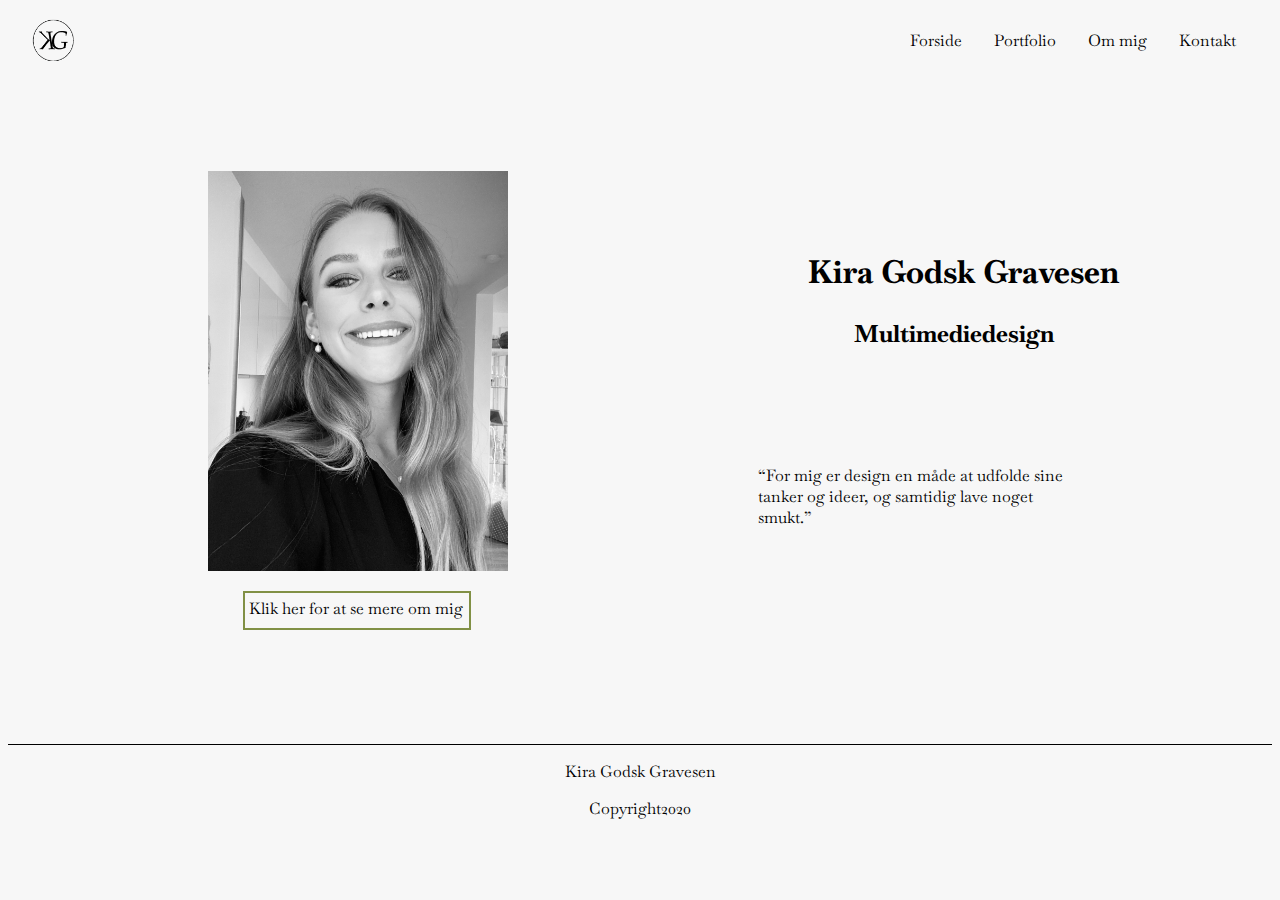
<file: index.html>
<!DOCTYPE html>
<html lang="en" dir="ltr">

<head>
  <meta charset="utf-8">
  <meta name="viewport" content="width=device-width, initial-scale=0.1">
  <meta http-equiv="X-UA-Compatible" content="ie=edge">
  <title>Portfolio</title>
  <link rel="stylesheet" href="css/style.css">
  <link rel="preconnect" href="https://fonts.gstatic.com">
  <link href="https://fonts.googleapis.com/css2?family=Baskervville&display=swap" rel="stylesheet">

</head>

<body>

  <ul>
    <li><a href="Kontakt.html">Kontakt</a></li>
    <li><a href="ommig.html">Om mig</a></li>
    <li><a href="portfolio.html">Portfolio</a></li>
    <li><a href="index.html">Forside</a></li>
    <div class="logo">
      <a href="index.html">
        <img src="image/logo.png" alt="logo" width="50px" height="50px">
      </a>
    </div>
  </ul>

  <div class="forsidebillede">
    <img src="image/mig.jpeg" alt="billedeafmig" width="300px" heigh="500px">
  </div>

  <div class="knapforside">
    <a href="ommig.html" <p>Klik her for at se mere om mig</p>
    </a>
  </div>

  <div class="forsideo">
    <div class="forsideoverskrift1">
      <h1>Kira Godsk Gravesen</h1>
    </div>

    <div class="forsideoverskrift2">
      <h2>Multimediedesign</h2>
    </div>
  </div>

  <div class="forsidep">
    <p>“For mig er design en måde at udfolde sine tanker og ideer, og samtidig lave noget smukt.”</p>
  </div>

  <div class="footer">
    <footer>
      <p>Kira Godsk Gravesen</p> <p>Copyright2020</p>
    </footer>
</div>

</body>

</html>
</file>
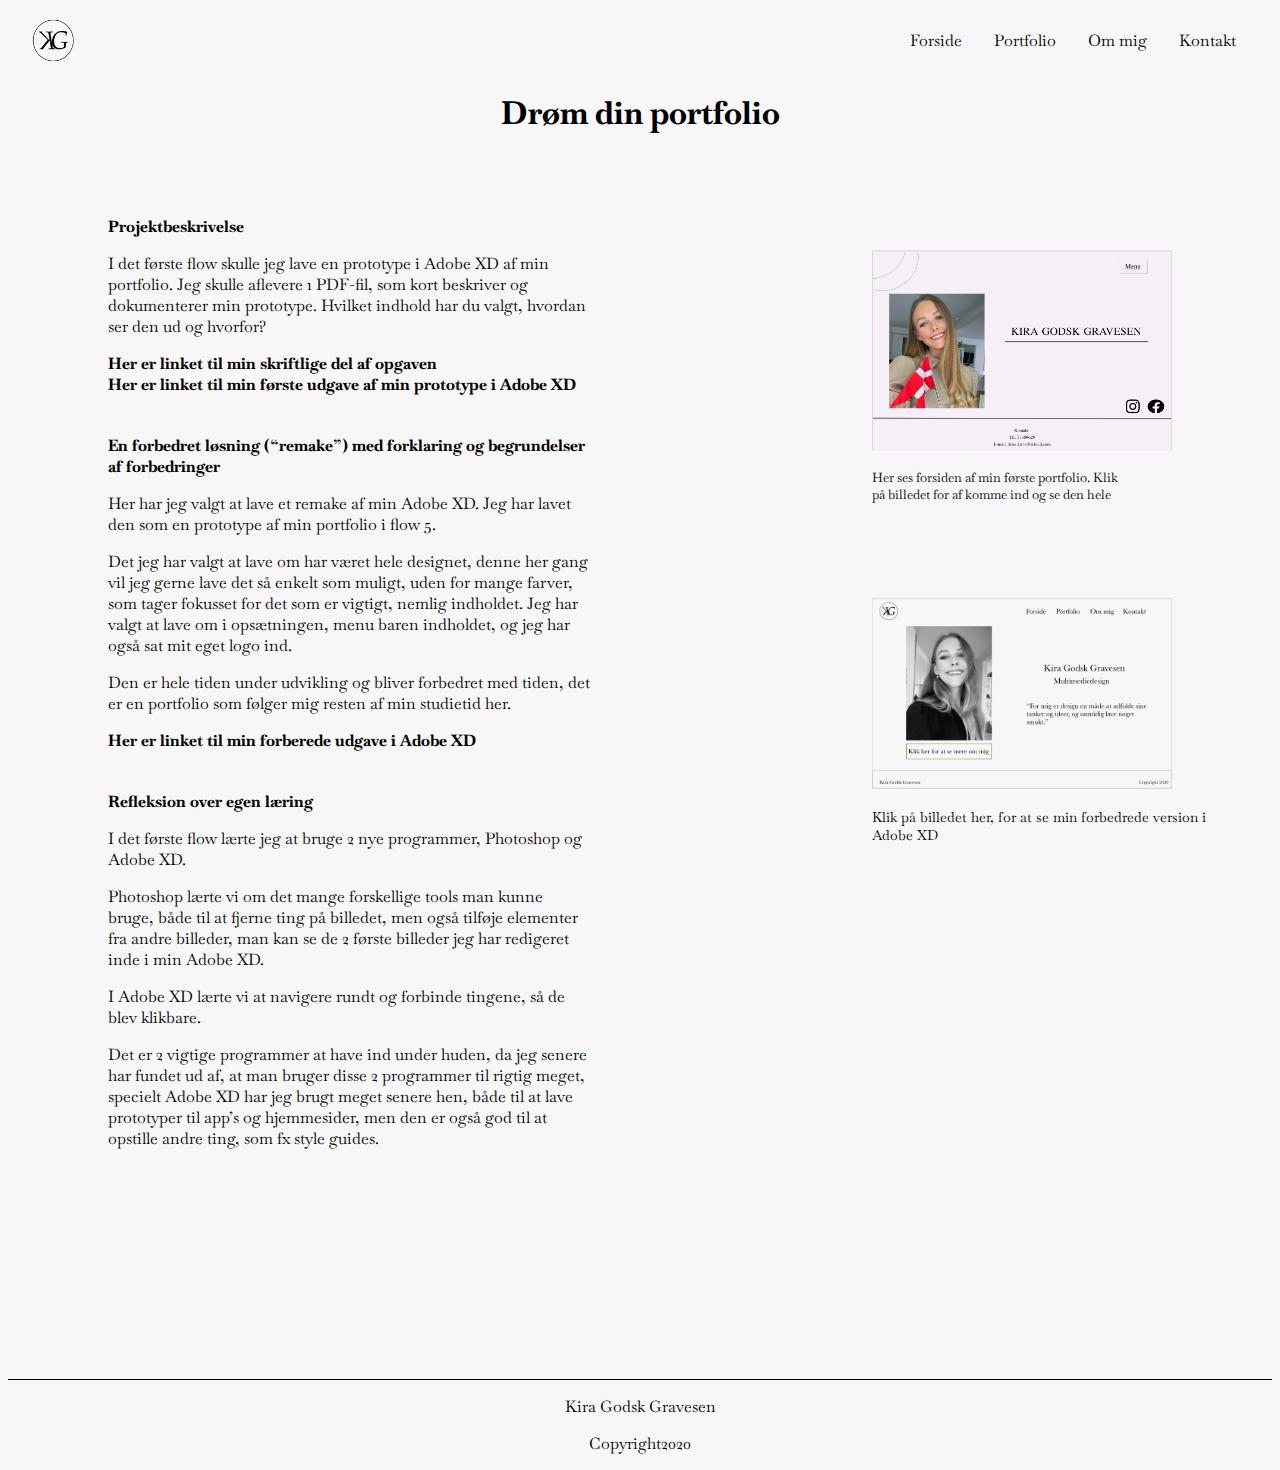
<file: flow1.html>
<!DOCTYPE html>
<html lang="en" dir="ltr">

<head>
  <meta charset="utf-8">
  <meta name="viewport" content="width=device-width, initial-scale=0.1">
  <meta http-equiv="X-UA-Compatible" content="ie=edge">
  <title>Portfolio</title>
  <link rel="stylesheet" href="css/style.css">
  <link rel="preconnect" href="https://fonts.gstatic.com">
  <link href="https://fonts.googleapis.com/css2?family=Baskervville&display=swap" rel="stylesheet">

</head>

<body>

  <ul>
    <li><a href="Kontakt.html">Kontakt</a></li>
    <li><a href="ommig.html">Om mig</a></li>
    <li><a href="portfolio.html">Portfolio</a></li>
    <li><a href="index.html">Forside</a></li>
    <div class="logo">
      <a href="index.html">
        <img src="image/logo.png" alt="logo" width="50px" height="50px">
      </a>
    </div>
  </ul>


  <div class="overskriftflows">
    <h1>Drøm din portfolio</h1>
  </div>

  <div class="skriftogbilleder">
    <div class="tekstflow1">

      <p><b>Projektbeskrivelse</b></p>
      <p>I det første flow skulle jeg lave en prototype i Adobe XD af min portfolio. Jeg skulle aflevere 1 PDF-fil, som kort beskriver og dokumenterer min prototype. Hvilket indhold har du valgt, hvordan ser den ud og hvorfor?</p>
      <a href="ducoments/prototypeafminportofolio.pdf"><b>Her er linket til min skriftlige del af opgaven</b></a>

      <div class="link2flow1">
        <a href="https://xd.adobe.com/view/7b0492b1-64f5-4dfb-a238-3b5547a13070-2e57/"><b>Her er linket til min første udgave af min prototype i Adobe XD</b></a>
      </div>

      <p><b>En forbedret løsning (“remake”) med forklaring og begrundelser af forbedringer</b> </p>
      <p> Her har jeg valgt at lave et remake af min Adobe XD. Jeg har lavet den som en prototype af min portfolio i flow 5.
      <p>Det jeg har valgt at lave om har været hele designet, denne her gang vil jeg gerne lave det så enkelt som muligt, uden for mange farver, som tager fokusset for det som er vigtigt, nemlig indholdet. Jeg har valgt at lave om i opsætningen,
        menu baren indholdet, og jeg har også sat mit eget logo ind.</p>
      <p>Den er hele tiden under udvikling og bliver forbedret med tiden, det er en portfolio som følger mig resten af min studietid her.</p>

      <div class="link3flow1">
        <a href="https://xd.adobe.com/view/89bb8e82-f24d-4c34-8e8b-6501c8c0b405-dce8/"><b>Her er linket til min forberede udgave i Adobe XD</b></a>
      </div>

<div class="tekst3flow2">
      <p><b>Refleksion over egen læring</b></p>
      <p>I det første flow lærte jeg at bruge 2 nye programmer, Photoshop og Adobe XD.</p>
      <p>Photoshop lærte vi om det mange forskellige tools man kunne bruge, både til at fjerne ting på billedet, men også tilføje elementer fra andre billeder, man kan se de 2 første billeder jeg har redigeret inde i min Adobe XD.</p>
      <p>I Adobe XD lærte vi at navigere rundt og forbinde tingene, så de blev klikbare.</p>
      <p>Det er 2 vigtige programmer at have ind under huden, da jeg senere har fundet ud af, at man bruger disse 2 programmer til rigtig meget, specielt Adobe XD har jeg brugt meget senere hen, både til at lave prototyper til app’s og hjemmesider,
        men den er også god til at opstille andre ting, som fx style guides.</p>
</div>
    </div>

    <div class="billedeflow1">
      <div class="billede1flow1">
        <a href="https://xd.adobe.com/view/7b0492b1-64f5-4dfb-a238-3b5547a13070-2e57/"><img src="image/flow1.png" alt="billedeafminXD" width="300px" heigh="250px"></a>
      </div>
      <p class="tekstunderbilleder1">Her ses forsiden af min første portfolio. Klik på billedet for af komme ind og se den hele</p>

<div class="billede2flow1">
      <a href="https://xd.adobe.com/view/89bb8e82-f24d-4c34-8e8b-6501c8c0b405-dce8/"><img src="image/flow5.png" alt="billedeafflow5" width="300px" heigh="250px"></a>
    </div>
    <p class="tekstunderbilleder2">Klik på billedet her, for at se min forbedrede version i Adobe XD</p>
  </div>
  </div>

  <div class="footer">
    <footer>
      <p>Kira Godsk Gravesen</p>
      <p>Copyright2020</p>
    </footer>
  </div>


</body>

</html>
</file>
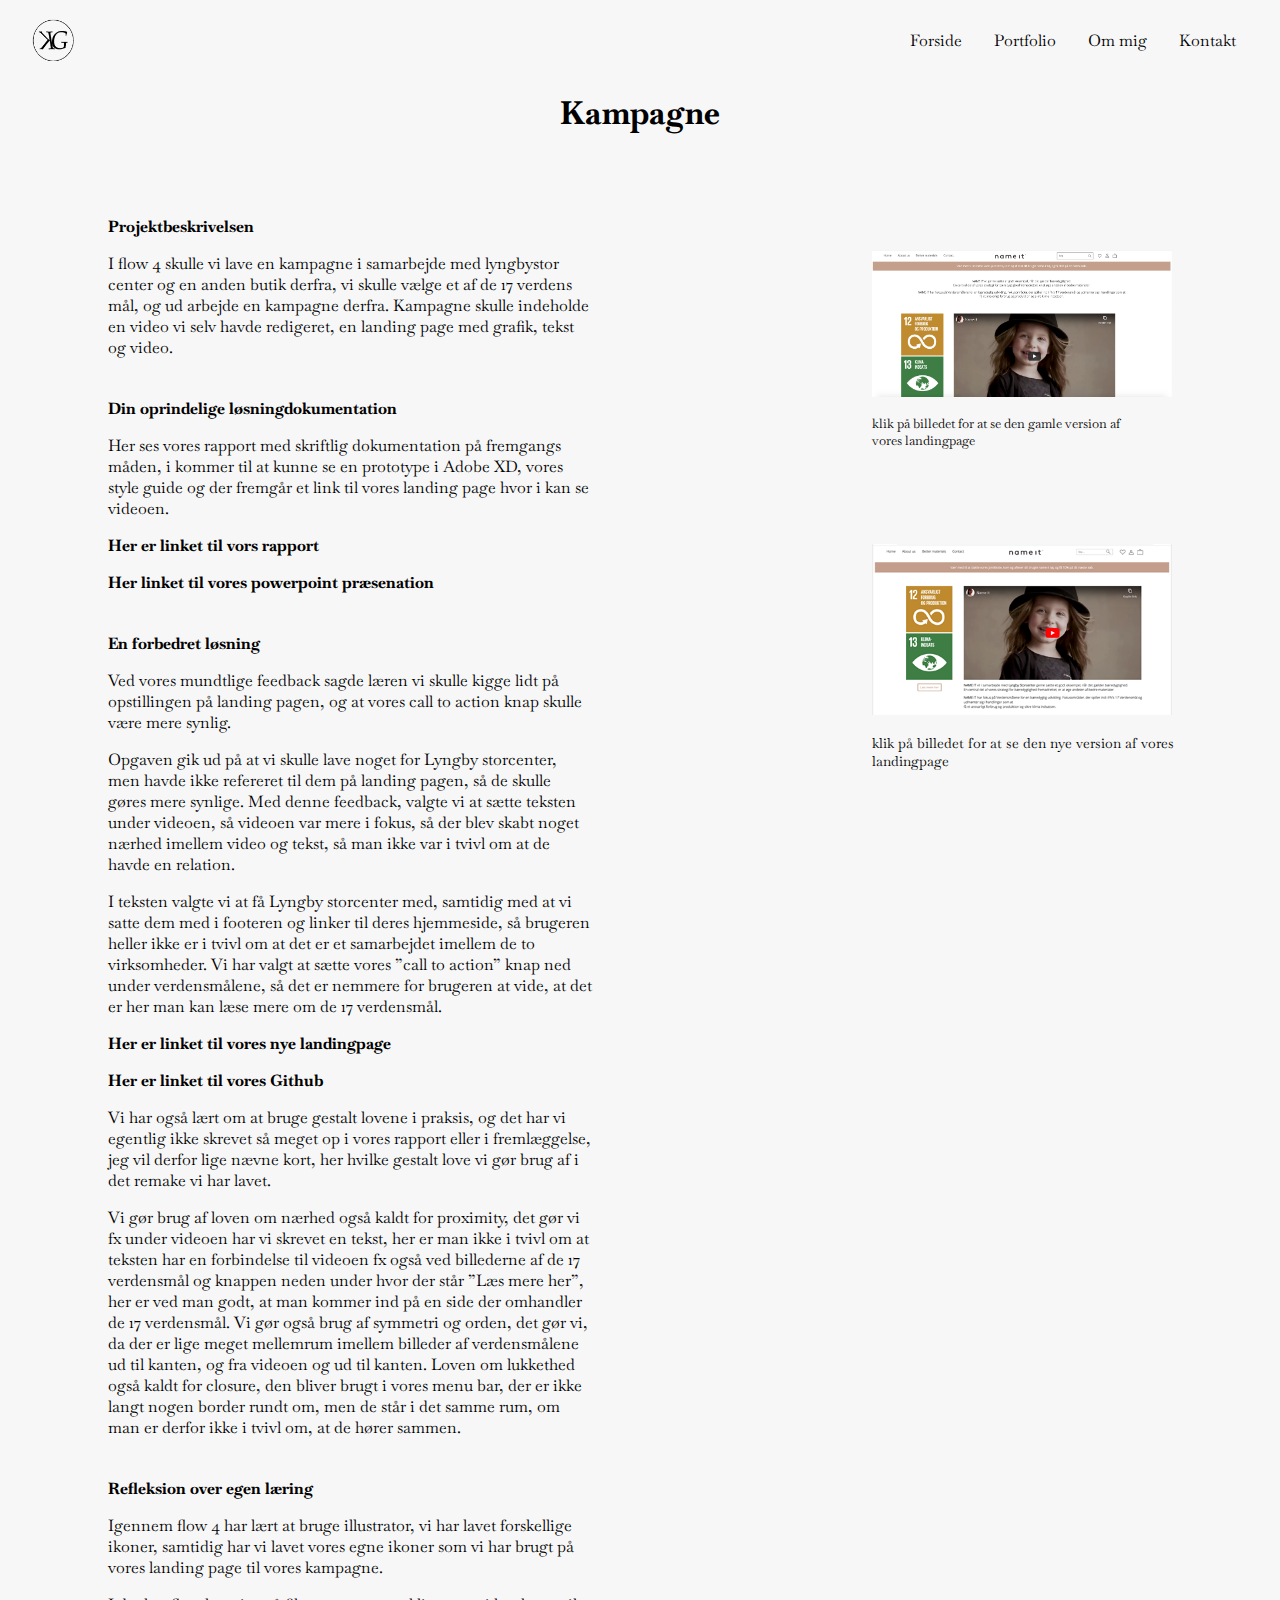
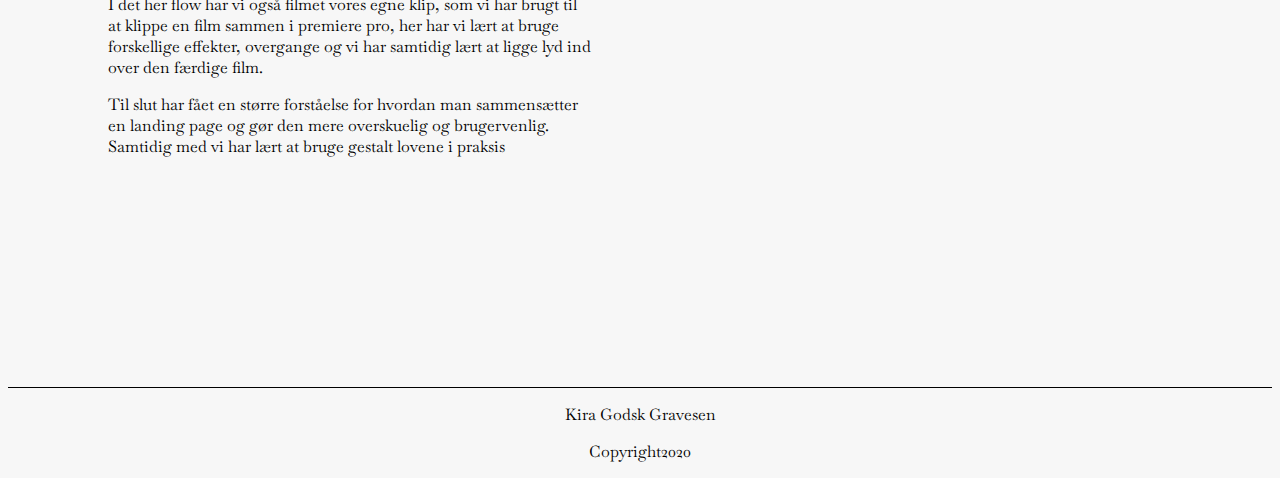
<file: flow4.html>
<!DOCTYPE html>
<html lang="en" dir="ltr">

<head>
  <meta charset="utf-8">
  <meta name="viewport" content="width=device-width, initial-scale=0.1">
  <meta http-equiv="X-UA-Compatible" content="ie=edge">
  <title>Portfolio</title>
  <link rel="stylesheet" href="css/style.css">
  <link rel="preconnect" href="https://fonts.gstatic.com">
  <link href="https://fonts.googleapis.com/css2?family=Baskervville&display=swap" rel="stylesheet">

</head>

<body>

  <ul>
    <li><a href="Kontakt.html">Kontakt</a></li>
    <li><a href="ommig.html">Om mig</a></li>
    <li><a href="portfolio.html">Portfolio</a></li>
    <li><a href="index.html">Forside</a></li>
    <div class="logo">
      <a href="index.html">
        <img src="image/logo.png" alt="logo" width="50px" height="50px">
      </a>
    </div>
  </ul>
  <div class="overskriftflows">
<h1>Kampagne</h1>
</div>

<div class="skriftogbilleder">
  <div class="tekstflow4">
<p><b>Projektbeskrivelsen</b></p>
<p>I flow 4 skulle vi lave en kampagne i samarbejde med lyngbystor center og en anden butik derfra, vi skulle vælge et af de 17 verdens mål, og ud arbejde en kampagne derfra.
Kampagne skulle indeholde en video vi selv havde redigeret, en landing page med grafik, tekst og video. </p>

<div class="tekst2flow4">
<p><b>Din oprindelige løsningdokumentation</b></p>
<p>Her ses vores rapport med skriftlig dokumentation på fremgangs måden, i kommer til at kunne se en prototype i Adobe XD, vores style guide og der fremgår et link til vores landing page hvor i kan se videoen.</p>

<a href="ducoments/aflevering.pdf"><div class="klikher"><b>Her er linket til vors rapport</b></div></a> </p>
<a href="ducoments/nameitkampagne.pptx"><div class="klikher"><b>Her linket til vores powerpoint præsenation</b></div></a> </p>
</div>

<p><b>En forbedret løsning </b></p>
<p>Ved vores mundtlige feedback sagde læren vi skulle kigge lidt på opstillingen på landing pagen, og at vores call to action knap skulle være mere synlig.
<P>Opgaven gik ud på at vi skulle lave noget for Lyngby storcenter, men havde ikke refereret til dem på landing pagen, så de skulle gøres mere synlige.
Med denne feedback, valgte vi at sætte teksten under videoen, så videoen var mere i fokus, så der blev skabt noget nærhed imellem video og tekst, så man ikke var i tvivl om at de havde en relation.</p>
<p>I teksten valgte vi at få Lyngby storcenter med, samtidig med at vi satte dem med i footeren og linker til deres hjemmeside, så brugeren heller ikke er i tvivl om at det er et samarbejdet imellem de to virksomheder.
Vi har valgt at sætte vores ”call to action” knap ned under verdensmålene, så det er nemmere for brugeren at vide, at det er her man kan læse mere om de 17 verdensmål.</p>

<p><a href="http://fdjdesign.dk/Nameit.remake/?fbclid=IwAR3ma0vM5OgGd6UG-MWX_bLmAmk9ZZUD2nZtNHOx9ql1ObbxN35UnSqLfOM"><b>Her er linket til vores nye landingpage</b></a></p>
<p><a href="https://github.com/frejadj/Mul.1.sem./blob/main/forside.css?fbclid=IwAR37Xcl4I3dk-s6_GnsiVk3fXA2zA0Z-BU93RvMG1D0egnXOjhZYWX-j5JA"><b>Her er linket til vores Github</b></a></p>
<p>Vi har også lært om at bruge gestalt lovene i praksis, og det har vi egentlig ikke skrevet så meget op i vores rapport eller i fremlæggelse, jeg vil derfor lige nævne kort, her hvilke gestalt love vi gør brug af i det remake vi har lavet.</p>
<p>Vi gør brug af loven om nærhed også kaldt for proximity, det gør vi fx under videoen har vi skrevet en tekst, her er man ikke i tvivl om at teksten har en forbindelse til videoen fx også ved billederne af de 17 verdensmål og knappen neden under hvor der står ”Læs mere her”, her er ved man godt, at man kommer ind på en side der omhandler de 17 verdensmål.
Vi gør også brug af symmetri og orden, det gør vi, da der er lige meget mellemrum imellem billeder af verdensmålene ud til kanten, og fra videoen og ud til kanten.
Loven om lukkethed også kaldt for closure, den bliver brugt i vores menu bar, der er ikke langt nogen border rundt om, men de står i det samme rum, om man er derfor ikke i tvivl om, at de hører sammen.
</p>

<div class="tekst3flow4">
<p><b>Refleksion over egen læring</b></p>
<p>Igennem flow 4 har lært at bruge illustrator, vi har lavet forskellige ikoner, samtidig har vi lavet vores egne ikoner som vi har brugt på vores landing page til vores kampagne.</p>
<P>I det her flow har vi også filmet vores egne klip, som vi har brugt til at klippe en film sammen i premiere pro, her har vi lært at bruge forskellige effekter, overgange og vi har samtidig lært at ligge lyd ind over den færdige film.</p>

<p>Til slut har fået en større forståelse for hvordan man sammensætter en landing page og gør den mere overskuelig og brugervenlig.  Samtidig med vi har lært at bruge gestalt lovene i praksis
</p>
</div>
</div>

<div class="billedeflow1">
  <div class="billede1flow1">
<a href="http://fdjdesign.dk/nameit/index.html?fbclid=IwAR1F3SkdiUu1i9hH1WJppnTBQepEewqZ5XENf_Ci5Y5sTS5upHLv_aeqxdM"><img src="image/gammellanding.png" alt="gammel landing page" width="300px" heigh="200px"></a>
</div>
<p class="tekstunderbilleder1">klik på billedet for at se den gamle version af vores landingpage</p>

<div class="billede2flow1">
<a href="http://fdjdesign.dk/Nameit.remake/?fbclid=IwAR3ma0vM5OgGd6UG-MWX_bLmAmk9ZZUD2nZtNHOx9ql1ObbxN35UnSqLfOM"><img src="image/flow4.png" alt="ny landing page" width="300px" heigh="200px"></a>
</div>
<p class="tekstunderbilleder2">klik på billedet for at se den nye version af vores landingpage</p>
  </div>
</div>

  <div class="footer">
    <footer>
      <p>Kira Godsk Gravesen</p> <p>Copyright2020</p>
    </footer>
</div>

</body>

</html>
</file>
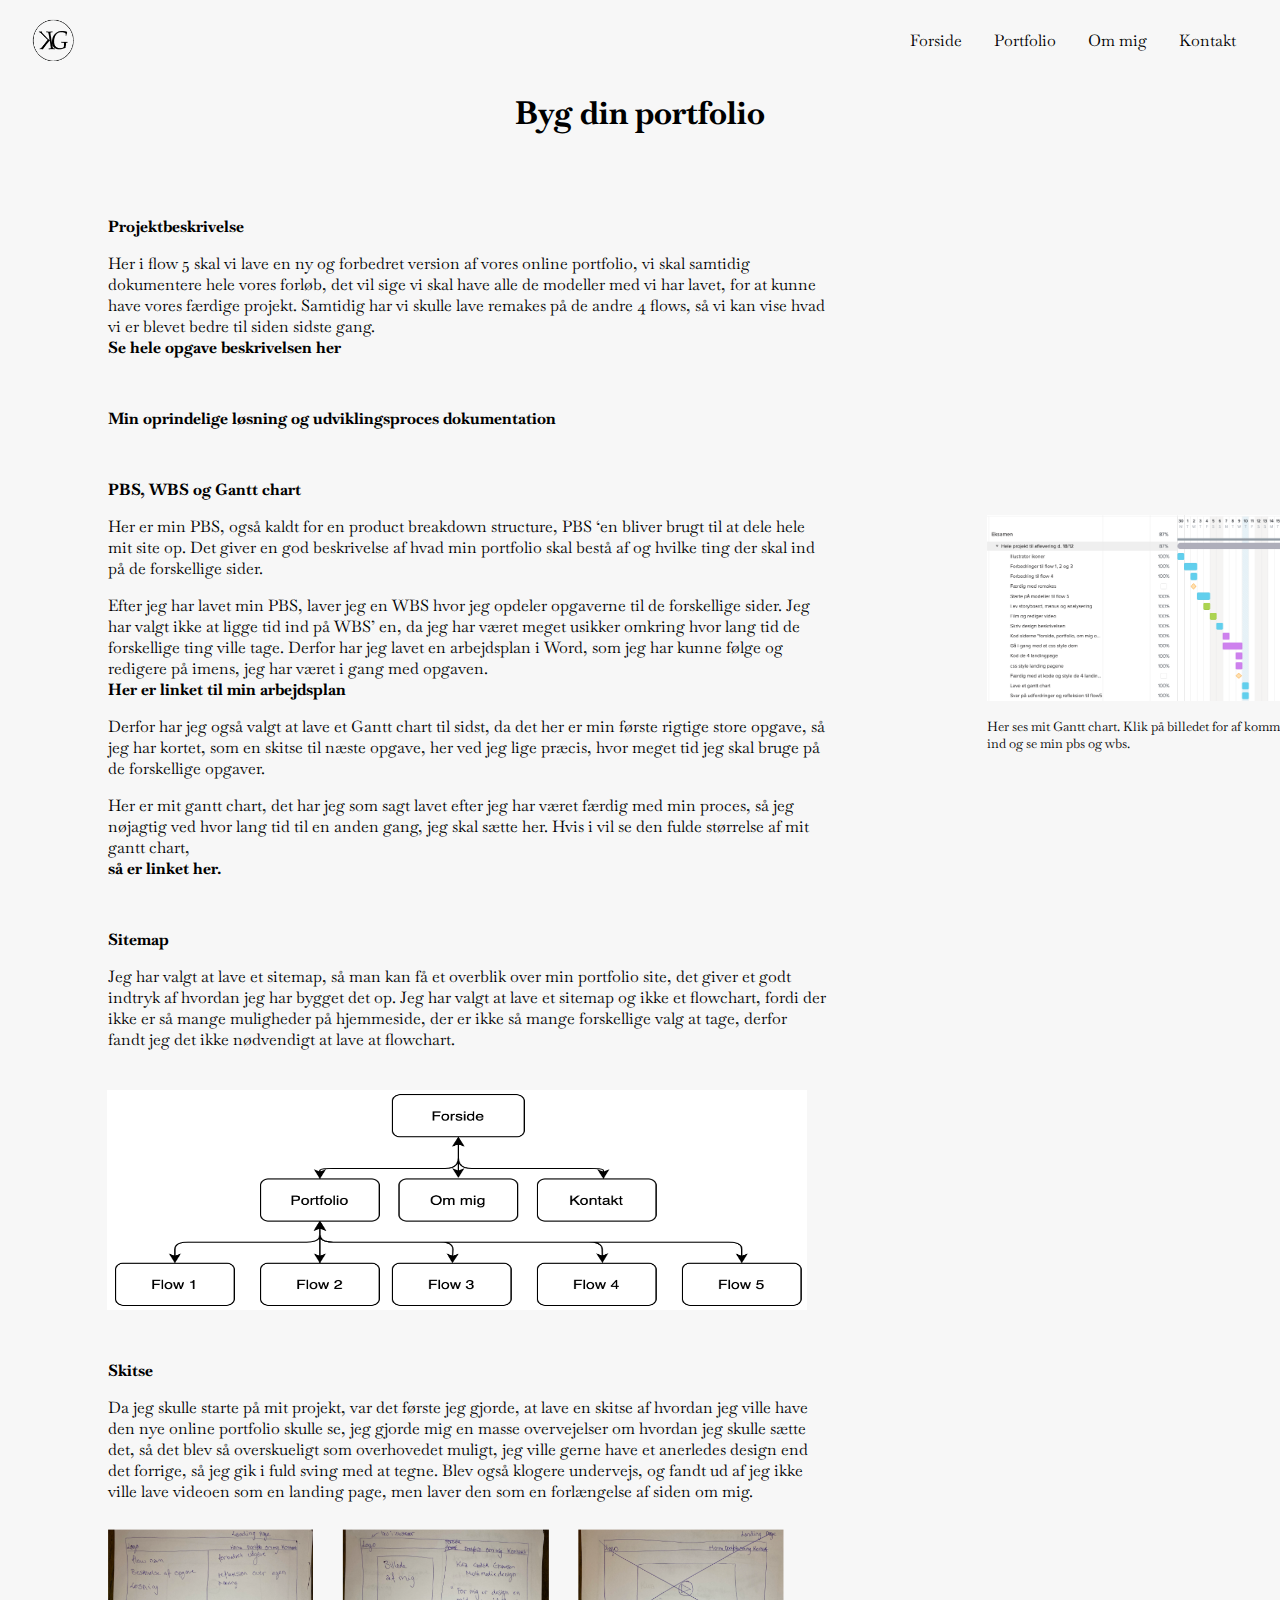
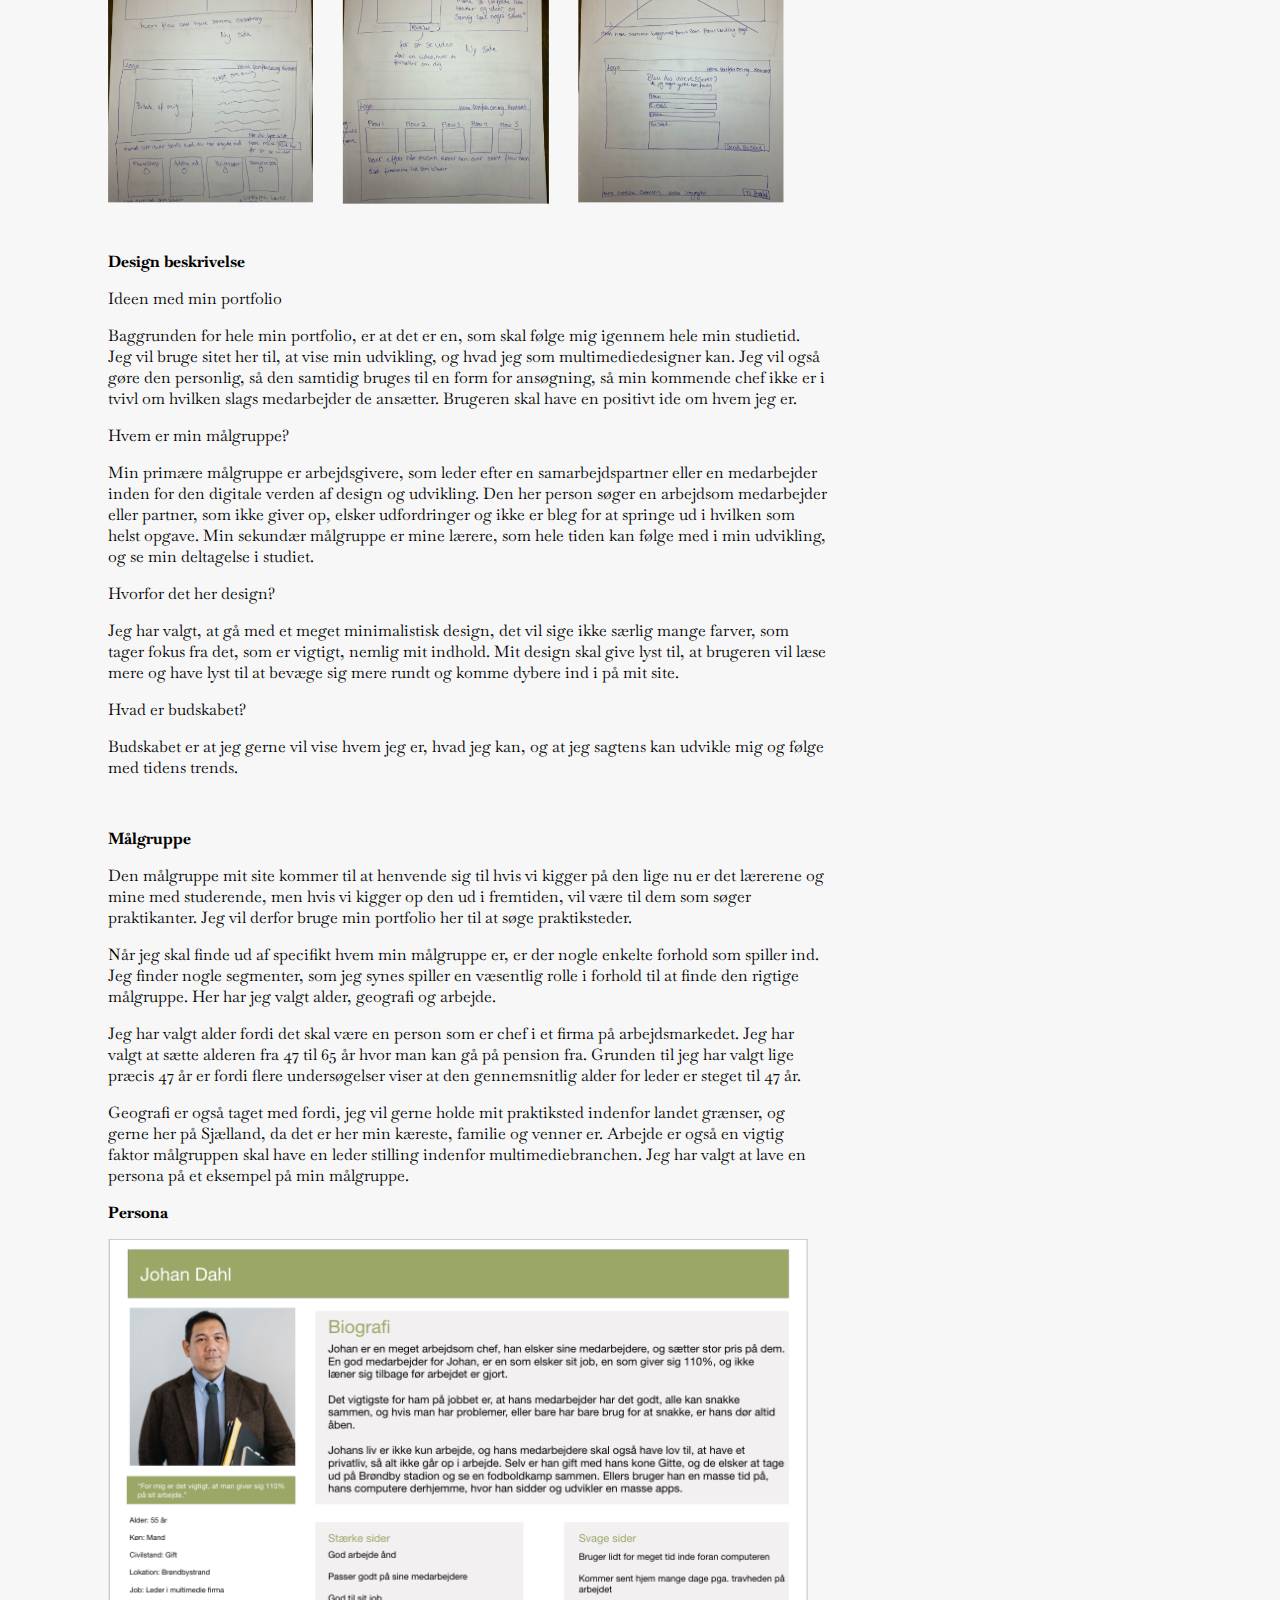
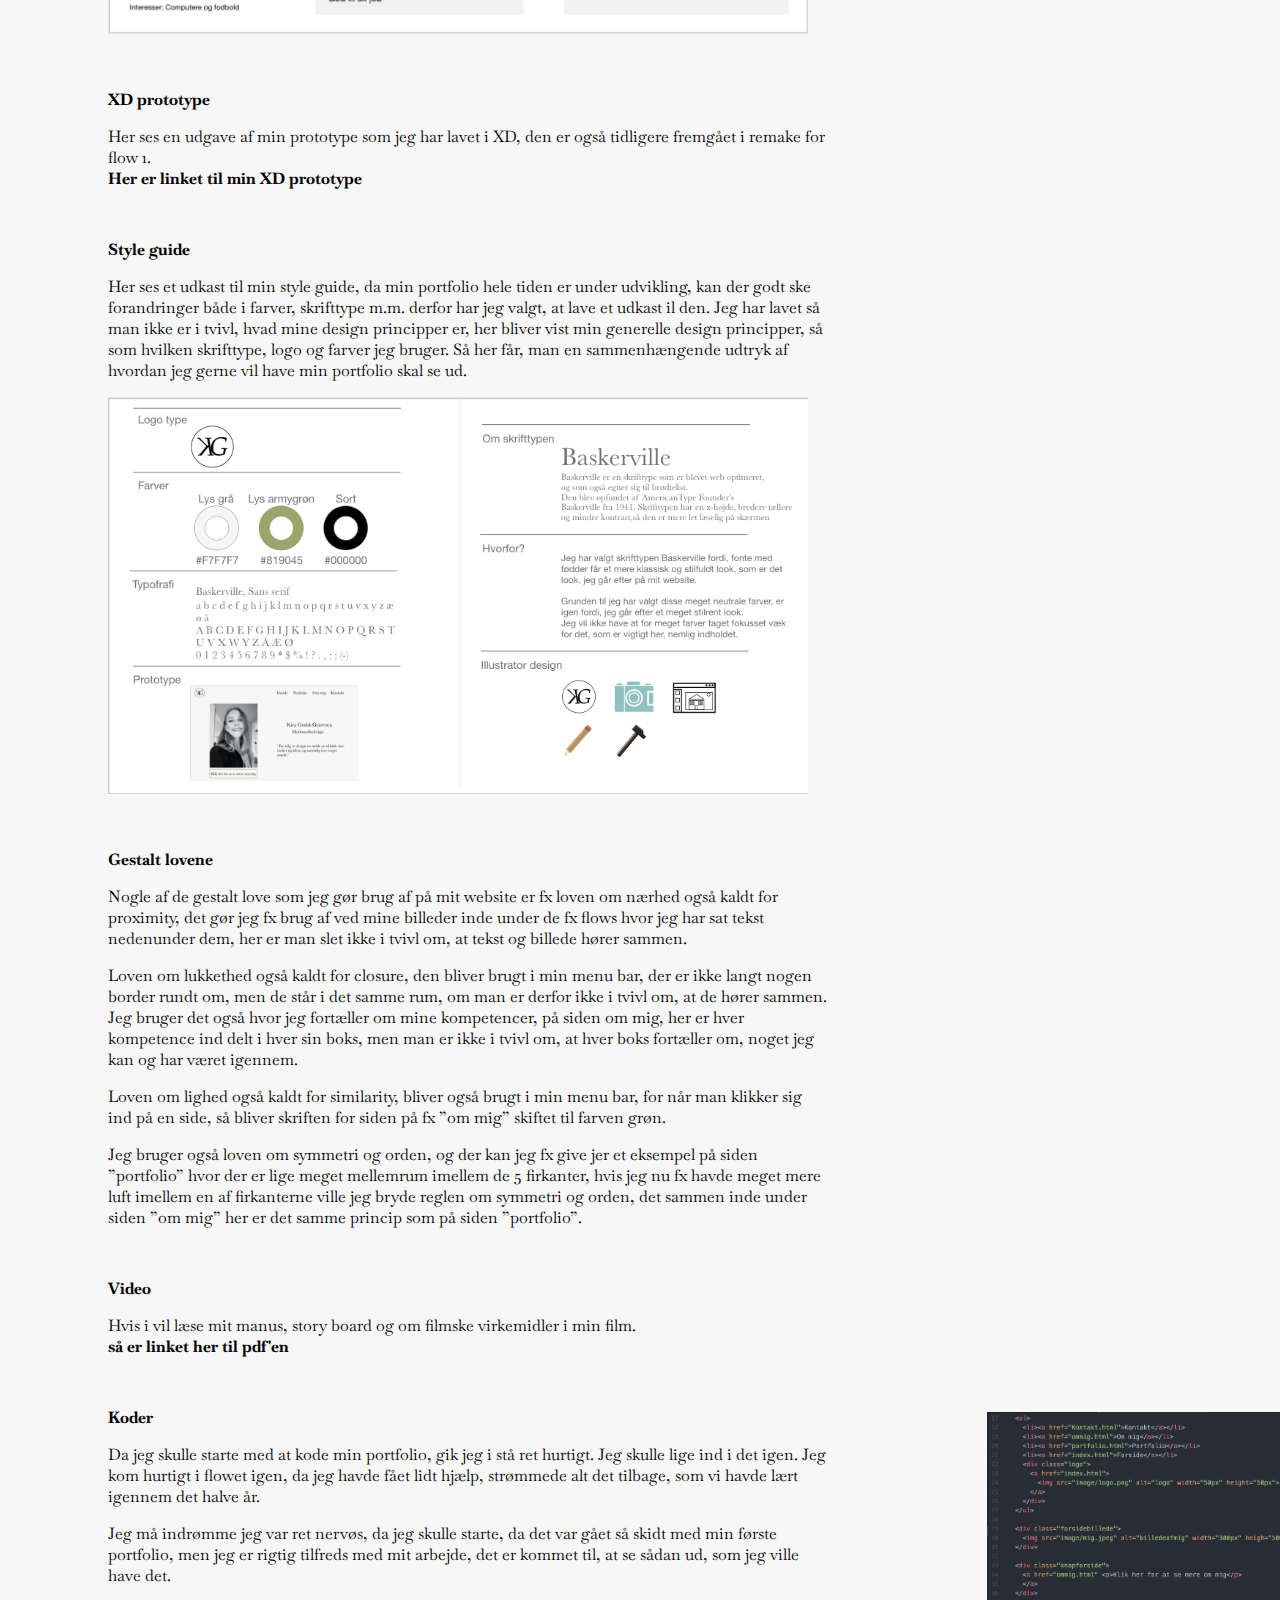
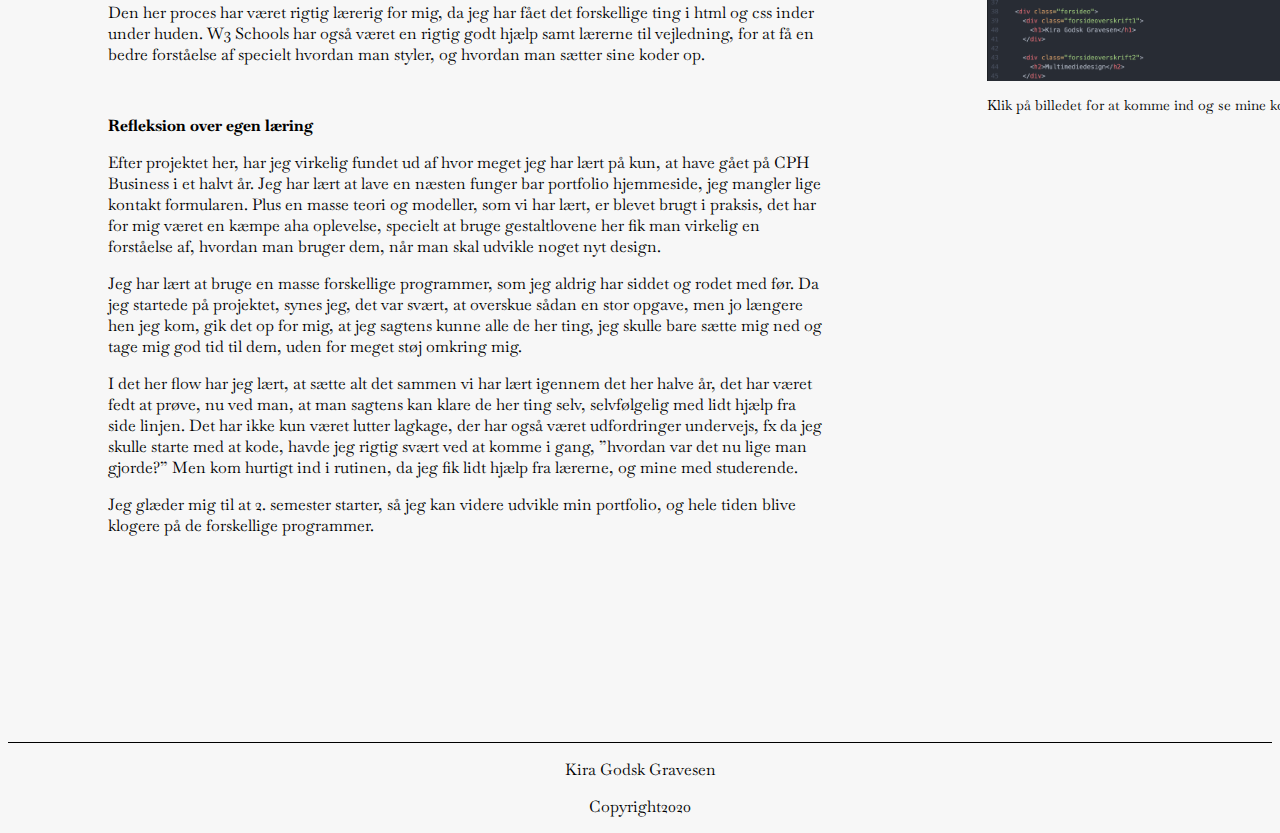
<file: flow5.html>
<!DOCTYPE html>
<html lang="en" dir="ltr">

<head>
  <meta charset="utf-8">
  <meta name="viewport" content="width=device-width, initial-scale=0.1">
  <meta http-equiv="X-UA-Compatible" content="ie=edge">
  <title>Portfolio</title>
  <link rel="stylesheet" href="css/style.css">
  <link rel="preconnect" href="https://fonts.gstatic.com">
  <link href="https://fonts.googleapis.com/css2?family=Baskervville&display=swap" rel="stylesheet">

</head>

<body>

  <ul>
    <li><a href="Kontakt.html">Kontakt</a></li>
    <li><a href="ommig.html">Om mig</a></li>
    <li><a href="portfolio.html">Portfolio</a></li>
    <li><a href="index.html">Forside</a></li>
    <div class="logo">
      <a href="index.html">
        <img src="image/logo.png" alt="logo" width="50px" height="50px">
      </a>
    </div>
  </ul>

<div class="overskriftflows">
  <h1>Byg din portfolio</h1>
</div>

<div class="skriftogbilleder">
  <div class="tekstflow5">

<p><b>Projektbeskrivelse</b></p>
<p>Her i flow 5 skal vi lave en ny og forbedret version af vores online portfolio, vi skal samtidig dokumentere hele vores forløb, det vil sige vi skal have alle de modeller med vi har lavet, for at kunne have vores færdige projekt.
Samtidig har vi skulle lave remakes på de andre 4 flows, så vi kan vise hvad vi er blevet bedre til siden sidste gang.
<a href="ducoments/eksamensprojekt.pdf"><b>Se hele opgave beskrivelsen her</b></a>
</p>

<p class="pmellemrum"><b>Min oprindelige løsning og udviklingsproces dokumentation</b></p>

<p class="pmellemrum"><b>PBS, WBS og Gantt chart</b></p>

<p>Her er min PBS, også kaldt for en product breakdown structure, PBS ‘en bliver brugt til at dele hele mit site op. Det giver en god beskrivelse af hvad min portfolio skal bestå af og hvilke ting der skal ind på de forskellige sider.</p>

<p>Efter jeg har lavet min PBS, laver jeg en WBS hvor jeg opdeler opgaverne til de forskellige sider. Jeg har valgt ikke at ligge tid ind på WBS’ en, da jeg har været meget usikker omkring hvor lang tid de forskellige ting ville tage. Derfor har jeg lavet en arbejdsplan i Word, som jeg har kunne følge og redigere på imens, jeg har været i gang med opgaven.<a href="ducoments/arbejdsplan.pdf"><b>Her er linket til min arbejdsplan</b></a></p>

<P>Derfor har jeg også valgt at lave et Gantt chart til sidst, da det her er min første rigtige store opgave, så jeg har kortet, som en skitse til næste opgave, her ved jeg lige præcis, hvor meget tid jeg skal bruge på de forskellige opgaver.
</p>

<p>Her er mit gantt chart, det har jeg som sagt lavet efter jeg har været færdig med min proces, så jeg nøjagtig ved hvor lang tid til en anden gang, jeg skal sætte her. Hvis i vil se den fulde størrelse af mit gantt chart, <a href="https://prod.teamgantt.com/gantt/schedule/?ids=2442396#&ids=2442396&user=&custom=&company=&hide_completed=false&date_filter=&color_filter="><b>så er linket her.</b></a></p>

<p class="pmellemrum"><b>Sitemap</b></p>
<p>Jeg har valgt at lave et sitemap, så man kan få et overblik over min portfolio site, det giver et godt indtryk af hvordan jeg har bygget det op.
Jeg har valgt at lave et sitemap og ikke et flowchart, fordi der ikke er så mange muligheder på hjemmeside, der er ikke så mange forskellige valg at tage, derfor fandt jeg det ikke nødvendigt at lave at flowchart.
</p>
<div class="billede2flow5">
  <img src="image/sitemap.png" alt="sitemap" width="700px" heigh="200px">
</div>

<p class="pmellemrum"><b>Skitse</b></p>
<p>Da jeg skulle starte på mit projekt, var det første jeg gjorde, at lave en skitse af hvordan jeg ville have den nye online portfolio skulle se, jeg gjorde mig en masse overvejelser om hvordan jeg skulle sætte det, så det blev så overskueligt som overhovedet muligt, jeg ville gerne have et anerledes design end det forrige, så jeg gik i fuld sving med at tegne.
Blev også klogere undervejs, og fandt ud af jeg ikke ville lave videoen som en landing page, men laver den som en forlængelse af siden om mig.</p>

<div class="billede5flow5">
<img src="image/skitse.png" alt="skitse" width="700px" heigh="200px">
</div>

<p class="pmellemrum"><b>Design beskrivelse</b></p>

<p>Ideen med min portfolio
<p>Baggrunden for hele min portfolio, er at det er en, som skal følge mig igennem hele min studietid. Jeg vil bruge sitet her til, at vise min udvikling, og hvad jeg som multimediedesigner kan. Jeg vil også gøre den personlig, så den samtidig bruges til en form for ansøgning, så min kommende chef ikke er i tvivl om hvilken slags medarbejder de ansætter. Brugeren skal have en positivt ide om hvem jeg er.</p>

<P>Hvem er min målgruppe?</p>
<p>Min primære målgruppe er arbejdsgivere, som leder efter en samarbejdspartner eller en medarbejder inden for den digitale verden af design og udvikling. Den her person søger en arbejdsom medarbejder eller partner, som ikke giver op, elsker udfordringer og ikke er bleg for at springe ud i hvilken som helst opgave.
Min sekundær målgruppe er mine lærere, som hele tiden kan følge med i min udvikling, og se min deltagelse i studiet.</P>

<p>Hvorfor det her design?</p>
Jeg har valgt, at gå med et meget minimalistisk design, det vil sige ikke særlig mange farver, som tager fokus fra det, som er vigtigt, nemlig mit indhold. Mit design skal give lyst til, at brugeren vil læse mere og have lyst til at bevæge sig mere rundt og komme dybere ind i på mit site.

<p>Hvad er budskabet?</p>
<p>Budskabet er at jeg gerne vil vise hvem jeg er, hvad jeg kan, og at jeg sagtens kan udvikle mig og følge med tidens trends.
</p>

<p class="pmellemrum"><b>Målgruppe</b></p>
<p>Den målgruppe mit site kommer til at henvende sig til hvis vi kigger på den lige nu er det lærerene og mine med studerende, men hvis vi kigger op den ud i fremtiden, vil være til dem som søger praktikanter. Jeg vil derfor bruge min portfolio her til at søge praktiksteder.
<p>Når jeg skal finde ud af specifikt hvem min målgruppe er, er der nogle enkelte forhold som spiller ind. Jeg finder nogle segmenter, som jeg synes spiller en væsentlig rolle i forhold til at finde den rigtige målgruppe. Her har jeg valgt alder, geografi og arbejde.</p>
<p>Jeg har valgt alder fordi det skal være en person som er chef i et firma på arbejdsmarkedet. Jeg har valgt at sætte alderen fra 47 til 65 år hvor man kan gå på pension fra. Grunden til jeg har valgt lige præcis 47 år er fordi flere undersøgelser viser at den gennemsnitlig alder for leder er steget til 47 år.</p>
<p>Geografi er også taget med fordi, jeg vil gerne holde mit praktiksted indenfor landet grænser, og gerne her på Sjælland, da det er her min kæreste, familie og venner er.
Arbejde er også en vigtig faktor målgruppen skal have en leder stilling indenfor multimediebranchen.
Jeg har valgt at lave en persona på et eksempel på min målgruppe.
</p>

<p><b>Persona</b></p>
<div class="billede3flow5">
  <img src="image/personaflow5.png" alt="persona" width="700px" heigh="1200px">
</div>

<p class="pmellemrum"><b>XD prototype</b></p>
<p>Her ses en udgave af min prototype som jeg har lavet i XD, den er også tidligere fremgået i remake for flow 1.
<a href="https://xd.adobe.com/view/89bb8e82-f24d-4c34-8e8b-6501c8c0b405-dce8/"><b>Her er linket til min XD prototype</b></a>
</p>

<p class="pmellemrum"><b>Style guide</b></p>
<p>Her ses et udkast til min style guide, da min portfolio hele tiden er under udvikling, kan der godt ske forandringer både i farver, skrifttype m.m. derfor har jeg valgt, at lave et udkast il den.
Jeg har lavet så man ikke er i tvivl, hvad mine design principper er, her bliver vist min generelle design principper, så som hvilken skrifttype, logo og farver jeg bruger. Så her får, man en sammenhængende udtryk af hvordan jeg gerne vil have min portfolio skal se ud.
</p>

<div class="billede3flow5">
  <img src="image/styleguide.png" alt="styleguide" width="700px" heigh="1200px">
</div>

<p class="pmellemrum"><b>Gestalt lovene</b></p>
<p>Nogle af de gestalt love som jeg gør brug af på mit website er fx loven om nærhed også kaldt for proximity, det gør jeg fx brug af ved mine billeder inde under de fx flows hvor jeg har sat tekst nedenunder dem, her er man slet ikke i tvivl om, at tekst og billede hører sammen.</p>

<p>Loven om lukkethed også kaldt for closure, den bliver brugt i min menu bar, der er ikke langt nogen border rundt om, men de står i det samme rum, om man er derfor ikke i tvivl om, at de hører sammen. Jeg bruger det også hvor jeg fortæller om mine kompetencer, på siden om mig, her er hver kompetence ind delt i hver sin boks, men man er ikke i tvivl om, at hver boks fortæller om, noget jeg kan og har været igennem.</p>

<p>Loven om lighed også kaldt for similarity, bliver også brugt i min menu bar, for når man klikker sig ind på en side, så bliver skriften for siden på fx ”om mig” skiftet til farven grøn.</p>

Jeg bruger også loven om symmetri og orden, og der kan jeg fx give jer et eksempel på siden ”portfolio” hvor der er lige meget mellemrum imellem de 5 firkanter, hvis jeg nu fx havde meget mere luft imellem en af firkanterne ville jeg bryde reglen om symmetri og orden, det sammen inde under siden ”om mig” her er det samme princip som på siden ”portfolio”.
</p>

<p class="pmellemrum"><b>Video</b></p>
<p>Hvis i vil læse mit manus, story board og om filmske virkemidler i min film.<a href="ducoments/video.pdf"><b>så er linket her til pdf'en</b></a></p>

<p class="pmellemrum"><b>Koder</b></p>
<p>Da jeg skulle starte med at kode min portfolio, gik jeg i stå ret hurtigt. Jeg skulle lige ind i det igen. Jeg kom hurtigt i flowet igen, da jeg havde fået lidt hjælp, strømmede alt det tilbage, som vi havde lært igennem det halve år.</p>
<p>Jeg må indrømme jeg var ret nervøs, da jeg skulle starte, da det var gået så skidt med min første portfolio, men jeg er rigtig tilfreds med mit arbejde, det er kommet til, at se sådan ud, som jeg ville have det.</p>
<p>Den her proces har været rigtig lærerig for mig, da jeg har fået det forskellige ting i html og css inder under huden. W3 Schools har også været en rigtig godt hjælp samt lærerne til vejledning, for at få en bedre forståelse af specielt hvordan man styler, og hvordan man sætter sine koder op.
</p>

<p class="pmellemrum"><b>Refleksion over egen læring</b></p>
<p>Efter projektet her, har jeg virkelig fundet ud af hvor meget jeg har lært på kun, at have gået på CPH Business i et halvt år. Jeg har lært at lave en næsten funger bar portfolio hjemmeside,  jeg mangler lige kontakt formularen. Plus en masse teori og modeller, som vi har lært, er blevet brugt i praksis, det har for mig været en kæmpe aha oplevelse, specielt at bruge gestaltlovene her fik man virkelig en forståelse af, hvordan man bruger dem, når man skal udvikle noget nyt design.</p>

<p>Jeg har lært at bruge en masse forskellige programmer, som jeg aldrig har siddet og rodet med før.
Da jeg startede på projektet, synes jeg, det var svært, at overskue sådan en stor opgave, men jo længere hen jeg kom, gik det op for mig, at jeg sagtens kunne alle de her ting, jeg skulle bare sætte mig ned og tage mig god tid til dem, uden for meget støj omkring mig.</p>

<p>I det her flow har jeg lært, at sætte alt det sammen vi har lært igennem det her halve år, det har været fedt at prøve, nu ved man, at man sagtens kan klare de her ting selv, selvfølgelig med lidt hjælp fra side linjen. Det har ikke kun været lutter lagkage, der har også været udfordringer undervejs, fx da jeg skulle starte med at kode, havde jeg rigtig svært ved at komme i gang, ”hvordan var det nu lige man gjorde?” Men kom hurtigt ind i rutinen, da jeg fik lidt hjælp fra lærerne, og mine med studerende.</p>
<p>Jeg glæder mig til at 2. semester starter, så jeg kan videre udvikle min portfolio, og hele tiden blive klogere på de forskellige programmer.
</p>
  </div>

<div class="billedeflow5">

<div class="billede1flow5">
  <a href="ducoments/pbs,wbsoggantt.pdf"><img src="image/ganttchart.png" alt="ganttchart" width="320px" heigh="250px"></a>
</div>
<p class="tekstunderbilleder1">Her ses mit Gantt chart. Klik på billedet for af komme ind og se min pbs og wbs.</p>

<div class="billede4flow5">
  <a href="ducoments/pbs,wbsoggantt.pdf"><img src="image/koder.png" alt="koder" width="320px" heigh="230px" ></a>
</div>
<p class="tekstunderbilleder2">Klik på billedet for at komme ind og se mine koder.</p>
</div>
</div>





  <div class="footer">
    <footer>
      <p>Kira Godsk Gravesen</p> <p>Copyright2020</p>
    </footer>
</div>

</body>

</html>
</file>
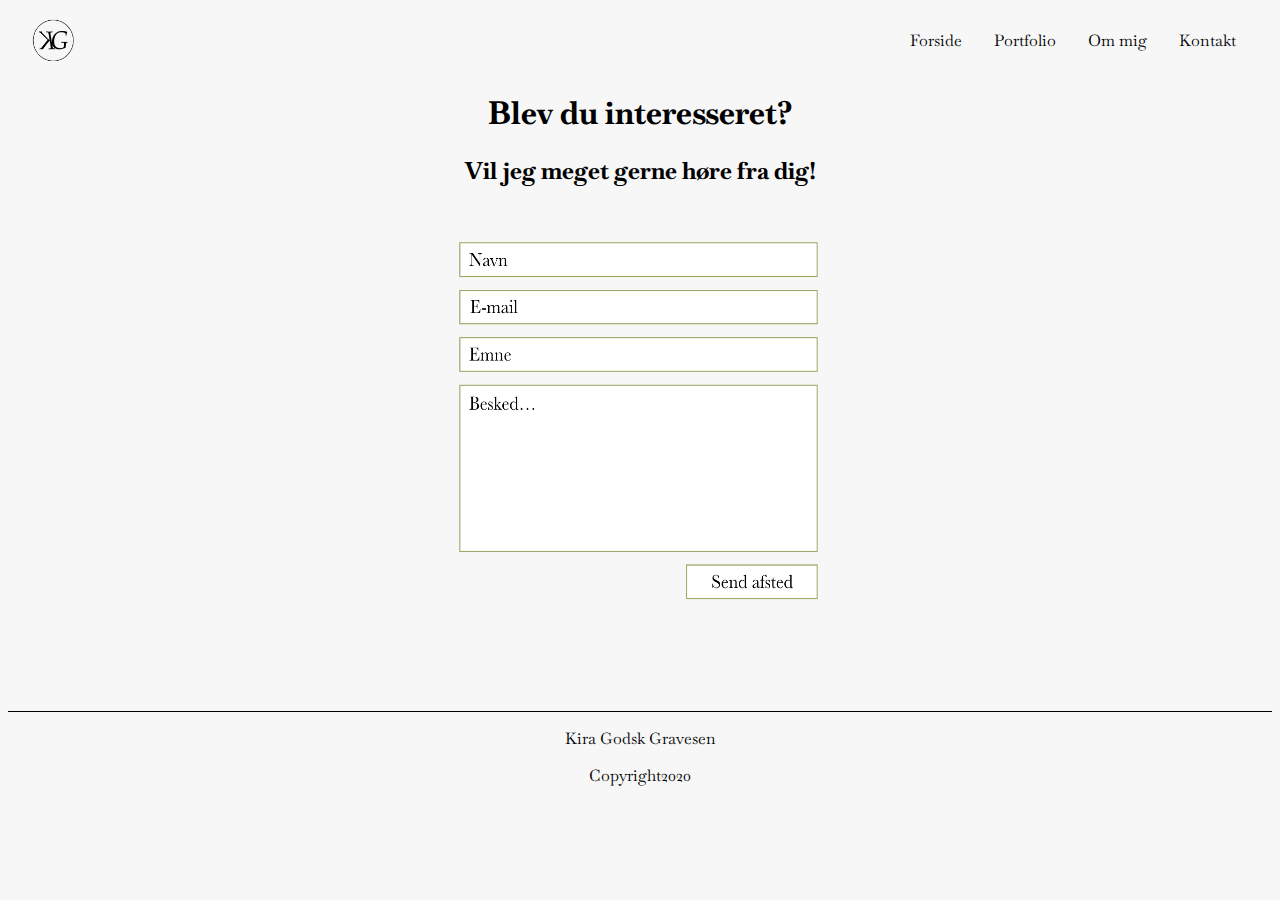
<file: kontakt.html>
<!DOCTYPE html>
<html lang="en" dir="ltr">
  <head>
    <meta charset="utf-8">
    <meta name="viewport" content="width=device-width, initial-scale=0.1">
    <meta http-equiv="X-UA-Compatible" content="ie=edge">
    <title>Om mig</title>
      <link rel="stylesheet" href="css/style.css">
      <link rel="preconnect" href="https://fonts.gstatic.com">
<link href="https://fonts.googleapis.com/css2?family=Baskervville&display=swap" rel="stylesheet">
  </head>
  <body>

    <ul>
      <li><a href="Kontakt.html">Kontakt</a></li>
      <li><a href="ommig.html">Om mig</a></li>
      <li><a href="portfolio.html">Portfolio</a></li>
      <li><a href="index.html">Forside</a></li>
      <a href="index.html">
      <img src="image/logo.png" alt="logo" width="50px" height="50px">
      </a>
    </ul>

<div class="overskrift4">
        <h1>Blev du interesseret?</h1>
        <h2>Vil jeg meget gerne høre fra dig!</h2>
        </div>

<div class="kontaktformular">
<img src="image/kontaktformular.png" alt="kontaktformular" width="370px" height="370px">
</div>

  <div class="footer">
    <footer>
      <p>Kira Godsk Gravesen</p> <p>Copyright2020</p>
    </footer>
</div>

  </body>
</html>
</file>
<file: css/style.css>
body {
  background-color: #F7F7F7;
  font-family: 'Baskervville', serif;
}

ul {
  list-style-type: none;
  margin-left: 20px;
  margin-right: 20px;
  padding: 0;
  overflow: hidden;
  background-color: #F7F7F7;
  position: -webkit-sticky;
  position: sticky;
  top: 0;
}

li {
  float: right;
}

li a {
  display: block;
  color: black;
  padding: 14px 16px;
  text-decoration: none;
}

li a:hover:not(.active) {
  color: #d9d9d9;
}

/*Forside*/

.forsidebillede{
  margin-top: 100px;
  margin-left: 200px;
}

a {
  list-style-type: none;
  overflow: hidden;
  text-decoration: none;
  display: block;
  color: black;
}

.knapforside{
  margin-left: 235px;
  margin-top: 15px;
  height:25px;
  width:216px;
  padding: 5px 4px 5px 4px;
  border: 2px solid #819045;
}

.knapforside:hover:not(.active) {
  color: #F7F7F7;
  border: black solid 2px;
  background:#F7F7F7;
}

.forsideo{
  display: flex;
  align-items: flex-end;
  margin-top: -400px;
  margin-left: 800px
}

.forsideoverskrift1 {
margin-right: -10px;
margin-bottom: 55px;
}

.forsideoverskrift2 {
margin-left: -255px;
}

.forsidep{
  display: flex;
  text-align: left;
  margin-top: 80px;
  margin-bottom: 30px;
  margin-right: 200px;
  margin-left: 750px
}

/*footer*/

.footer {
  margin-top: 200px;
  left: 0;
  bottom: 0;
  width: 100%;
  border-top: black solid 1px;
  text-align: center;
}

.footer1{
  text-align: left;
}

/*portfoliosiden*/

.flows{
  display: flex;
  margin-top: 200px;
  margin-bottom: 330px;
}

.flow1:hover {
  opacity: 0.6;
}

.flow2:hover {
  opacity: 0.6;
}

.flow3:hover {
  opacity: 0.6;
}

.flow4:hover {
  opacity: 0.6;
}

.flow5:hover {
  opacity: 0.6;
}

.image {
  opacity: 1;
  display: block;
  height: auto;
  transition: .5s ease;
  backface-visibility: hidden;
  height: 170px;
}

.middle {
  transition: .5s ease;
  opacity: 0;
  text-align: center;
}

.container:hover .image {
  opacity: 0.3;
}

.container:hover .middle {
  opacity: 1;
}

.text {
  background-color: #819045;
  color: white;
  margin-top: -90px;
  font-size: 16px;
  padding: 10px 10px;
}


/*om mig siden*/

.videoogtekst{
  display: flex;
}

.video{
  display: flex;
  margin-left: 150px;
  margin-top: 50px;
}

.ommigt{
  margin-top: 45px;
  margin-right: 90px;
  margin-left: 50px;
  margin-bottom: 150px;
}

.kompetencer{
display: flex;
text-align: center;
margin-bottom: -100px;
}

.kompetence1{
margin-left: 300px;
margin-right: 20px;
}
.kompetence2{
margin-left: 20px;
margin-right: 20px;
}

.kompetence3{
  margin-left: 20px;
  margin-right: 20px;
}

.kompetence4{
margin-right: 50px;
margin-left: 20px;
}

.kompetence2:hover {
  opacity: 0.6;
}

.kompetence4:hover {
  opacity: 0.6;
}

/*Kontakt siden*/

.overskrift4{
  text-align: center;
}

.kontaktformular{
  text-align: center;
  margin-top: 50px;
  margin-bottom: -100px;
}

/*flow1*/

.overskriftflows{
  text-align: center;
}

.skriftogbilleder{
display: flex;
}

.tekstflow1{
  margin-top: 45px;
  margin-right: 200px;
  margin-left: 100px;
  margin-bottom: -10px;
}

.link2flow1{
  margin-bottom: 40px;
}

.link3flow1{
    margin-bottom: 40px;
}

.billede1flow1{
  display: flex;
  margin-top: 95px;
  margin-right: 100px;
  margin-left: 80px;
}

.billede2flow1{
  margin-top: 95px;
  margin-right: 100px;
  margin-left: 80px;
}

.tekstunderbilleder1 {
  margin-right: 77px;
  margin-left: 82px;
  font-size: 10px;
}

.tekstunderbilleder2{
  margin-right: 60px;
  margin-left: 78px;
  font-size: 10.5px;
}

.billede1flow1:hover{
  opacity: 0.6;
}

.billede2flow1:hover{
  opacity: 0.6;
}

/*flow2*/

.tekst2flow2{
  margin-top: 40px;
  margin-bottom: 40px;
}

.tekst3flow2{
  margin-top: 40px;
  margin-bottom: 40px;
}

.billede1flow2{
  display: flex;
  margin-top: 95px;
  margin-right: 80px;
  margin-left: 60px;
}

.billede2flow2{
  display: flex;
  margin-top: 95px;
  margin-right: 80px;
  margin-left: 50px;
}

.tekstunderbilleder1flow2 {
  margin-right: 63px;
  margin-left: 63px;
  font-size: 10px;
}

.tekstunderbilleder2flow2{
  margin-right: 48px;
  margin-left: 48px;
  font-size: 10.5px;
}

/*flow3*/

.semestre{
  text-align: center;
  font-size: 23px;
  margin-top: 150px;
  margin-bottom: -160px;
}

.tekstflow3{
  margin-top: 45px;
  margin-right: 200px;
  margin-left: 100px;
  margin-bottom: -10px;
}

.tekst1flow3{
  margin-top: 40px;
  margin-bottom: 40px;
}

.tekst3flow3{
  margin-top: 40px;
  margin-bottom: 40px;
}

.billede1flow3{
  margin-top: 60px;
}

.billede2flow3{
  margin-top: 500px;
}

.billede1flow3{
  display: flex;
  margin-top: 95px;
  margin-right: 100px;
  margin-left: 80px;
}

.billede2flow3{
  margin-top: 95px;
  margin-right: 100px;
  margin-left: 80px;
}


/*flow4*/

.tekstflow4{
  margin-top: 45px;
  margin-right: 200px;
  margin-left: 100px;
  margin-bottom: -10px;
}

.tekst2flow4{
  margin-top: 40px;
  margin-bottom: 40px;
}

.tekst3flow4{
  margin-top: 40px;
  margin-bottom: 40px;
}

/*flow5*/

.skriftogbilleder{
display: flex;
}

.tekstflow5{
  margin-top: 45px;
  margin-right: 80px;
  margin-left: 100px;
  margin-bottom: -10px;
}

.pmellemrum{
  margin-top: 50px;
}

.billede1flow5{
  display: flex;
  margin-top: 360px;
  margin-right: 100px;
  margin-left: 80px;
  height: 190px;
  width: 350px;
}

.billede1flow5:hover{
  opacity: 0.6;
}

.tekstunderbilleder1{
  margin-right: 140px;
  margin-left: 80px;
  font-size: 13px;
}

.billede2flow5{
  display: flex;
  margin-top: 40px;
  margin-left: -1px;
  height: 220px;
  width: 720px;
}

.billede4flow5{
  display: flex;
  margin-top: 3860px;
  margin-right: 100px;
  margin-left: 80px;
  height: 270px;
  width: 350px;
}

.billede4flow5:hover{
  opacity: 0.6;
}

.tekstunderbilleder2{
  margin-right: 60px;
  margin-left: 80px;
  font-size: 14px;
}

.billede5flow5{
  margin-bottom: -20px;
  margin-left: -10px;
}
</file>
